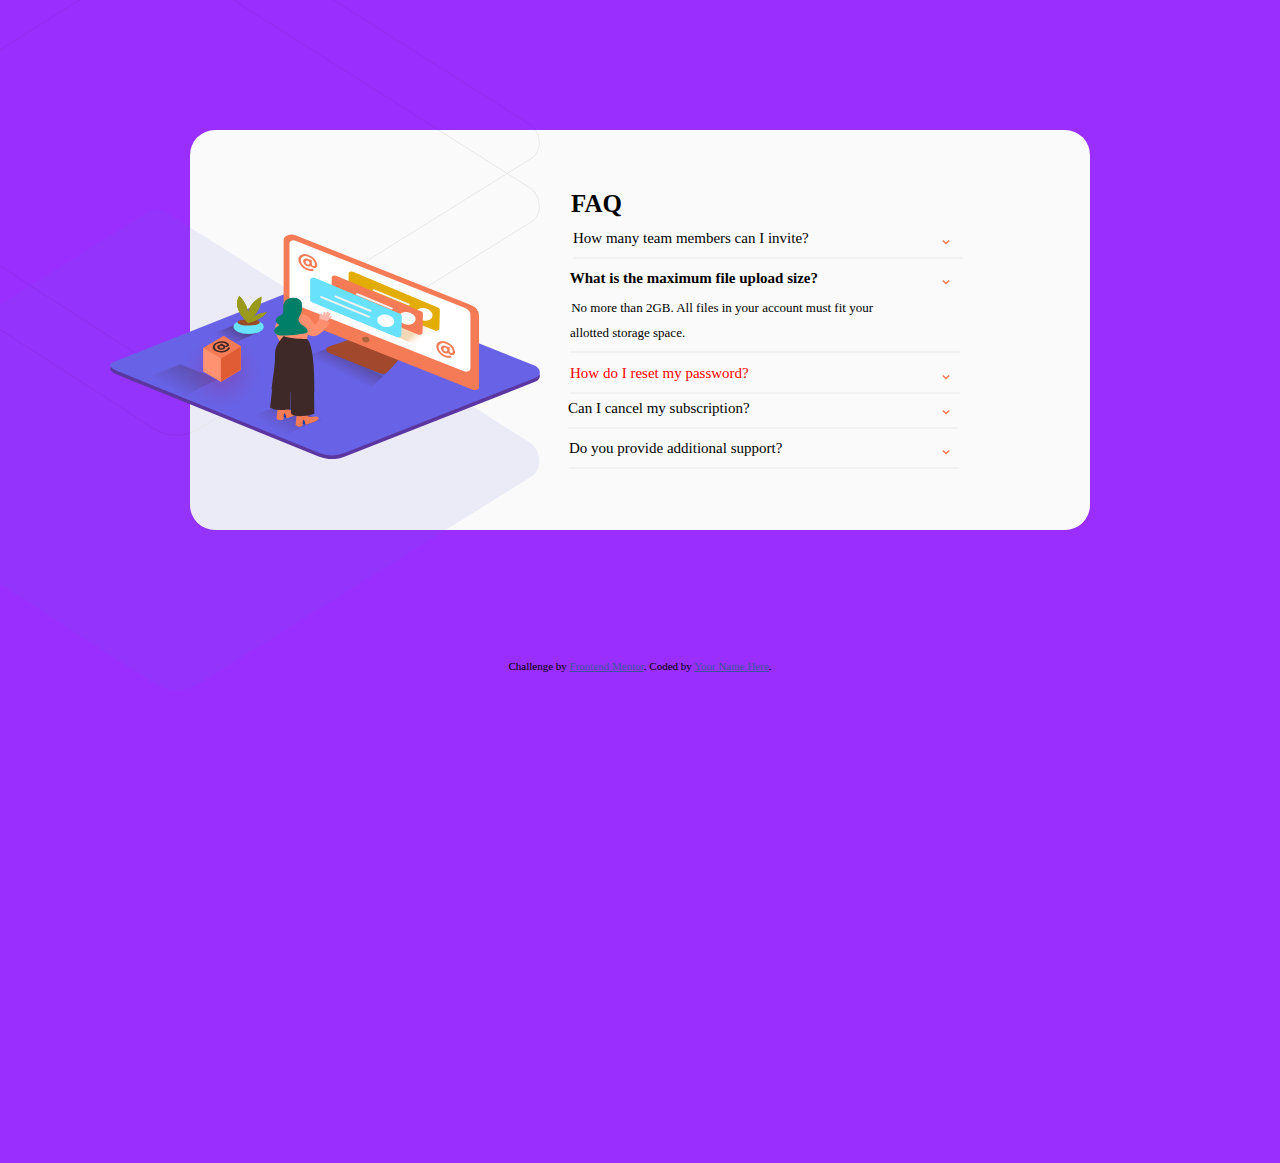
<file: index.html>
<!DOCTYPE html>
<html lang="en">
<head>
  <meta charset="UTF-8">
  <meta name="viewport" content="width=device-width, initial-scale=1.0"> <!-- displays site properly based on user's device -->

  <link rel="icon" type="image/png" sizes="32x32" href="./images/favicon-32x32.png">
  
  <title>Frontend Mentor | FAQ Accordion Card</title>
  <link rel="stylesheet" type="text/css" href="CSS/estilo.css">
  <!-- Feel free to remove these styles or customise in your own stylesheet 👍 -->
  <style>
    .attribution { font-size: 11px; text-align: center; }
    .attribution a { color: hsl(228, 45%, 44%); }
  </style>
</head>
<body>
  <div></div>
  <div id="interno">
  <div id="text-n1">FAQ</div> 
  <div  class="borda-inf" id="text-n2">How many team members can I invite?</div>
     <img  class="arrow1" src="images/icon-arrow-down.svg">
  <div id="text-n3">What is the maximum file upload size?</div>
     <img class="arrow5" src="images/icon-arrow-down.svg">
  <div  id="text-n4">No more than 2GB. All files in your account must fit your</div>
  <div class="borda-inf" id="text-n5">allotted storage space.</div>
  <div  class="borda-inf" id="text-n6">How do I reset my password? </div>
     <img  class="arrow2" src="images/icon-arrow-down.svg">
  <div class="borda-inf" id="text-n7">Can I cancel my subscription? </div>
     <img class="arrow3" src="images/icon-arrow-down.svg">
  <div class="borda-inf" id="text-n8">Do you provide additional support? </div>
     <img  class="arrow4"src="images/icon-arrow-down.svg">
  <img  id="img1"src="images/bg-pattern-desktop.svg">
  <img id="img2" src="images/illustration-woman-online-desktop.svg">
  <img  id="img3" src="images/illustration-box-desktop.svg">
  <img id="img3" src="images/illustration-box-desktop.svg">
  </div>
  <div class="attribution">
    Challenge by <a href="https://www.frontendmentor.io?ref=challenge" target="_blank">Frontend Mentor</a>. 
    Coded by <a href="#">Your Name Here</a>.
  </div>
</body>
</html>
</file>
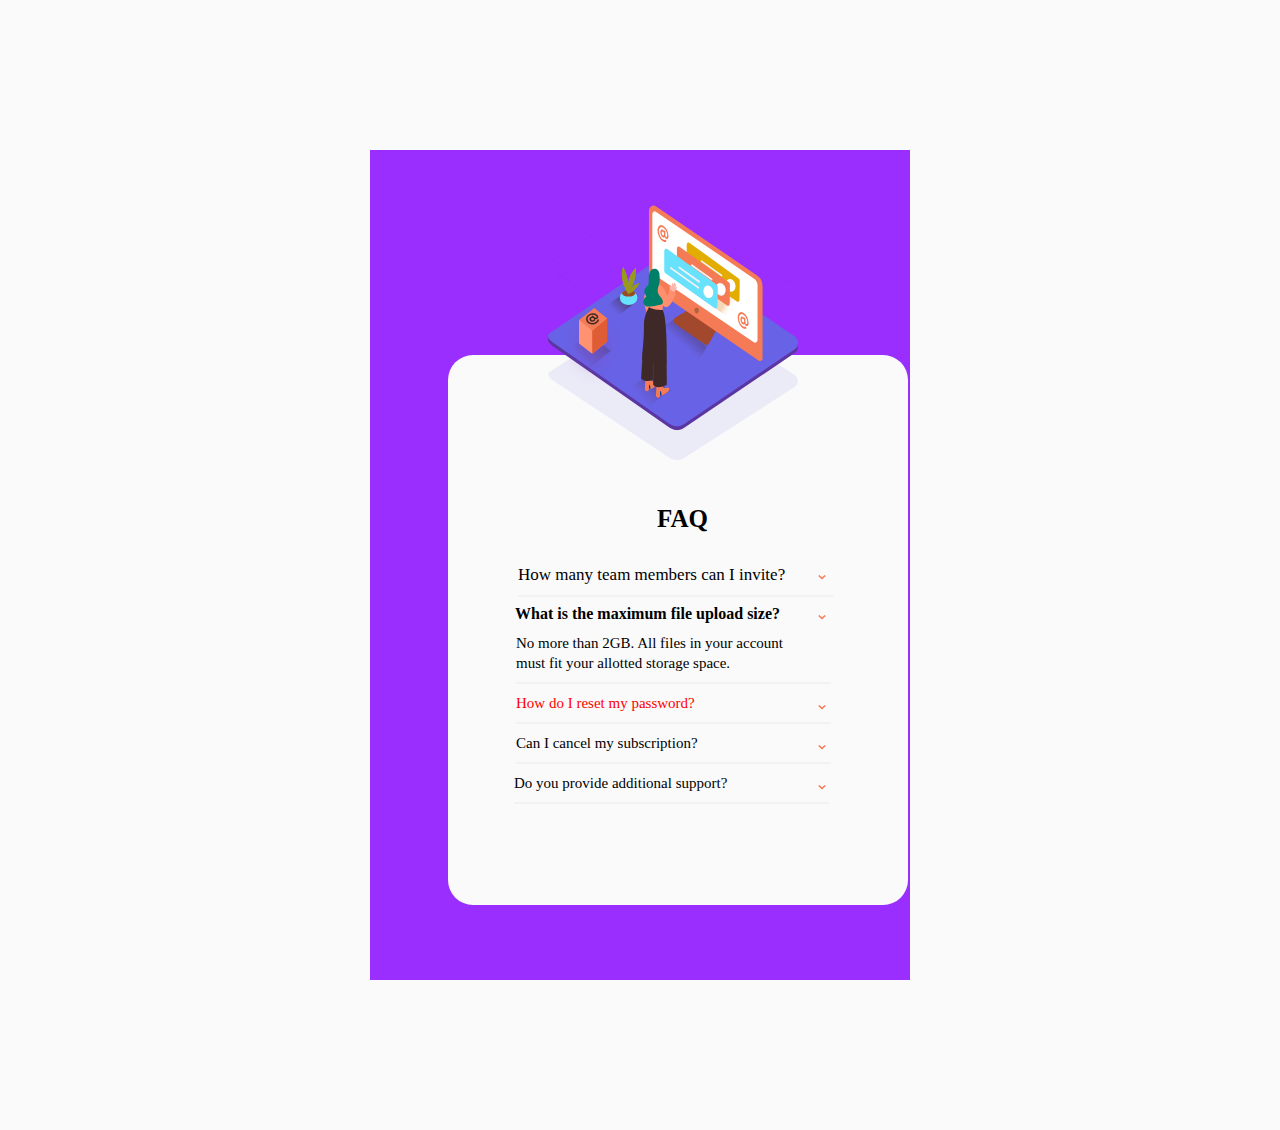
<file: IndexMobile.html>
<!DOCTYPE html>
<html lang="en">
<head>
  <meta charset="UTF-8">
  <meta name="viewport" content="width=device-width, initial-scale=1.0"> <!-- displays site properly based on user's device -->

  <link rel="icon" type="image/png" sizes="32x32" href="./images/favicon-32x32.png">
  
  <title>Frontend Mentor | FAQ Accordion Card</title>
  <link rel="stylesheet" type="text/css" href="CSS/EstiloMobile.css">
  <!-- Feel free to remove these styles or customise in your own stylesheet 👍 -->
  <style>
    .attribution { font-size: 11px; text-align: center; }
    .attribution a { color: hsl(228, 45%, 44%); }
  </style>
</head>
<body>
  <div id="interno-0"> 
     <div id="interno">
        <div id="text-n1">FAQ</div> 
        <div  class="borda-inf" id="text-n2">How many team members can I invite?</div>
           <img  class="arrow1" src="images/icon-arrow-down.svg">
        <div id="text-n3">What is the maximum file upload size? </div>
             <img class="arrow5" src="images/icon-arrow-down.svg">
        <div  id="text-n4">No more than 2GB. All files in your account</div>
        <div class="borda-inf" id="text-n5">must fit your allotted storage space.</div>
        <div  class="borda-inf" id="text-n6">How do I reset my password? </div>
           <img  class="arrow2" src="images/icon-arrow-down.svg">
        <div class="borda-inf" id="text-n7">Can I cancel my subscription?</div>
           <img class="arrow3" src="images/icon-arrow-down.svg">
        <div class="borda-inf" id="text-n8">Do you provide additional support?</div>
           <img  class="arrow4"src="images/icon-arrow-down.svg">
        <img  id="img1"src="images/bg-pattern-desktop.svg">
        <img id="img2" src="images/illustration-woman-online-desktop.svg">
        <img id="img3" src="images/illustration-box-desktop.svg">

    </div>
 </div> 
  
  
</body>
</html>
</file>
<file: CSS/estilo.css>
/* limpar formatação padrão */

*{
    margin:0;
    padding: 0;
}

body{
    background: #9A2EFE;
    
}

#interno{
    background: #FAFAFA;
    width: 900px;
    height: 400px;
    margin: 130px auto;
    border-radius: 25px;
}

#text-n1{
    position: absolute;
    top:190px;
    right: 658px;
    font-weight: bold;
    font-size: 25px;
    
}

#text-n2{
    position: absolute;
    top:230px;
    right: 317px;
    padding-bottom: 10px;
}

#text-n3{
    position: absolute;
    top: 270px;
    right: 462px;
    padding-left: 10px;
    font-weight: bold;
    font-size: 15px;
}

#text-n4{
    position: absolute;
    top: 300px;
    right: 407px;
    padding-bottom: 5px;
    font-size: 13px;
}

#text-n5{
    position: absolute;
    top: 325px;
    right: 320px;
    padding-bottom: 10px;
    font-size: 13px;
}

#text-n6{
    position: absolute;
    top: 365px;
    right: 320px;
    color: red;
    padding-bottom: 10px;
}

#text-n7{
    position: absolute;
    top: 400px;
    right: 322px;
    padding-bottom: 10px;
}

#text-n8{
    position: absolute;
    top: 440px;
    right: 321px;
    padding-bottom: 10px;
}

#img1{
    position: relative;
    top: -240px;
    left: -400px;
    width: 750px;
    height: 800px;
}

#img2{
    position: relative;
    top: -700px;
    left:-80px;
    width:430px;
    height: 225px;

}

#img3{
    
    position: absolute;
    top:335px;
    left:182px;
    width:80px;
    height: 80px;
    }


.borda-inf{
    
    border-bottom: 2px solid #F2F2F2;
    width: 390px;
    font-size: 15px;

}

.arrow1{
    position: absolute;
    top: 240px;
    right: 330px;
    width: 8px;
    height: 5px;
}

.arrow2{
    position: absolute;
    top: 375px;
    right: 330px;
    width: 8px;
    height: 5px;
}

.arrow3{
    position: absolute;
    top: 410px;
    right: 330px;
    width: 8px;
    height: 5px;
}

.arrow4{
    position: absolute;
    top: 450px;
    right: 330px;
    width: 8px;
    height: 5px;
    
}

.arrow5{
    position: absolute;
    top: 280px;
    right: 330px;
    width: 8px;
    height: 5px;
    
    
}
</file>
<file: CSS/EstiloMobile.css>
*{
    margin:0;
    padding: 0;
}

body{
    background: #FAFAFA;
    
}

#interno-0{
    background: #9A2EFE;
    top: 25px;
    width: 540px;
    height:830px ;
    margin: 150px auto;
}

#interno{
    top: 225px;
    position:absolute;
    background: #FAFAFA;
    width: 460px;
    height: 550px;
    left: 398px;
    margin: 130px 50px 80px 50px;
    border-radius: 25px;
    
}

#text-n1{
    position: absolute;
    top:150px;
    right: 200px;
    font-weight: bold;
    font-size: 25px;
    
}

#text-n2{
    position: absolute;
    top:210px;
    right: 75px;
    padding-bottom: 10px;
    font-size: 17px;
    
}

#text-n3{
    position: absolute;
    top: 250px;
    right: 128px;
    padding-left: 10px;
    font-weight: bold;
    font-size: 16px;
}

#text-n4{
    position: absolute;
    top: 280px;
    right: 125px;
    padding-bottom: 5px;
    font-size: 15px;
}

#text-n5{
    position: absolute;
    top: 300px;
    right: 77px;
    padding-bottom: 10px;
    font-size: 15px;
}

#text-n6{
    position: absolute;
    top: 340px;
    right: 77px;
    color: red;
    padding-bottom: 10px;
}

#text-n7{
    position: absolute;
    top: 380px;
    right: 77px;
    padding-bottom: 10px;
}

#text-n8{
    position: absolute;
    top: 420px;
    right: 79px;
    padding-bottom: 10px;
}

#img1{
    position: absolute;
    top: -170px;
    left: 100px;
    width: 250px;
    height: 275px;
}

#img2{
    position: absolute;
    top: -150px;
    left:100px;
    width:250px;
    height: 225px;

}

#img3{
    position: absolute;
    top:-48px;
    left:115px;
    width:60px;
    height: 80px;
}

.borda-inf{
    
    border-bottom: 2px solid #F2F2F2;
    width: 315px;
    font-size: 15px;

}

.arrow1{
    position: absolute;
    top: 220px;
    left: 370px;
    width: 8px;
    height: 5px;
}

.arrow2{
    position: absolute;
    top: 350px;
    left: 370px;
    width: 8px;
    height: 5px;
}

.arrow3{
    position: absolute;
    top: 390px;
    left: 370px;
    width: 8px;
    height: 5px;
}

.arrow4{
    position: absolute;
    top:430px;
    left: 370px;
    width: 8px;
    height: 5px;
    
}

.arrow5{
    position: absolute;
    top:260px;
    left: 370px;
    width: 8px;
    height: 5px;
    
    
}
</file>
